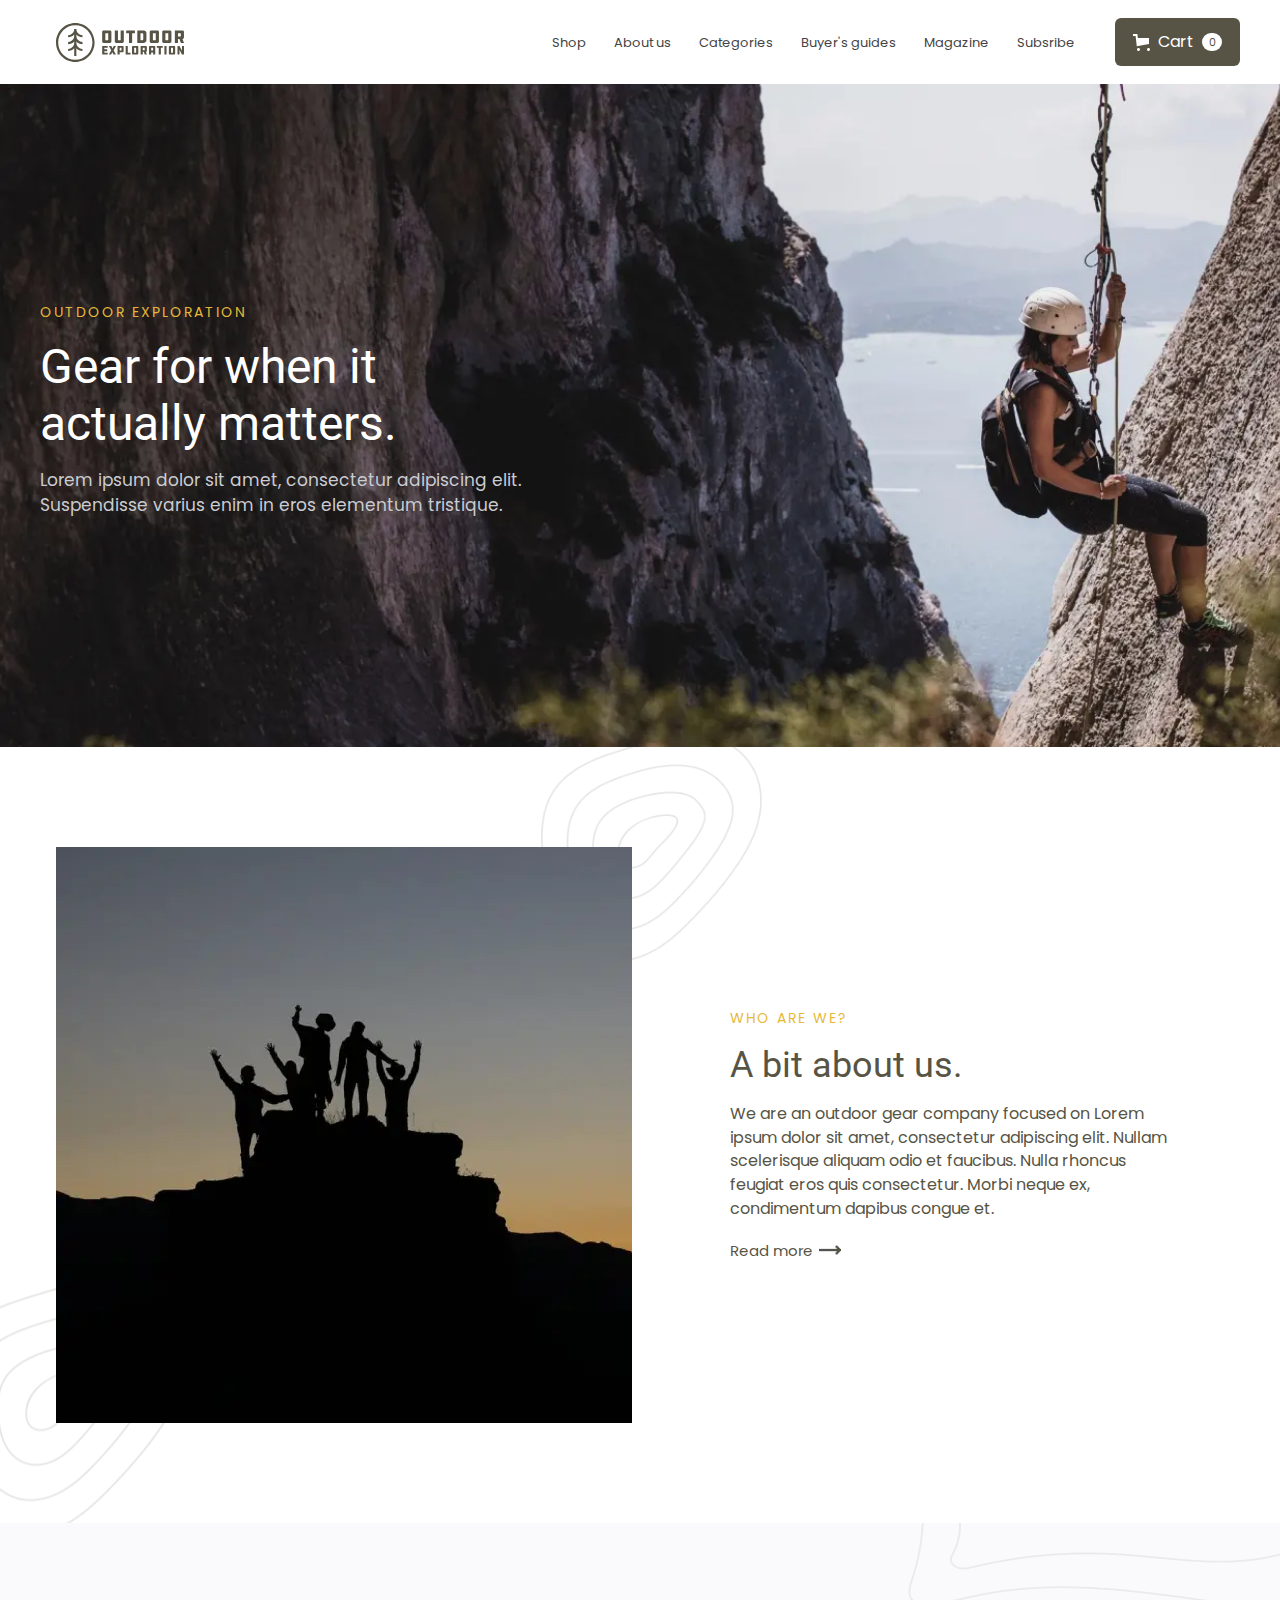
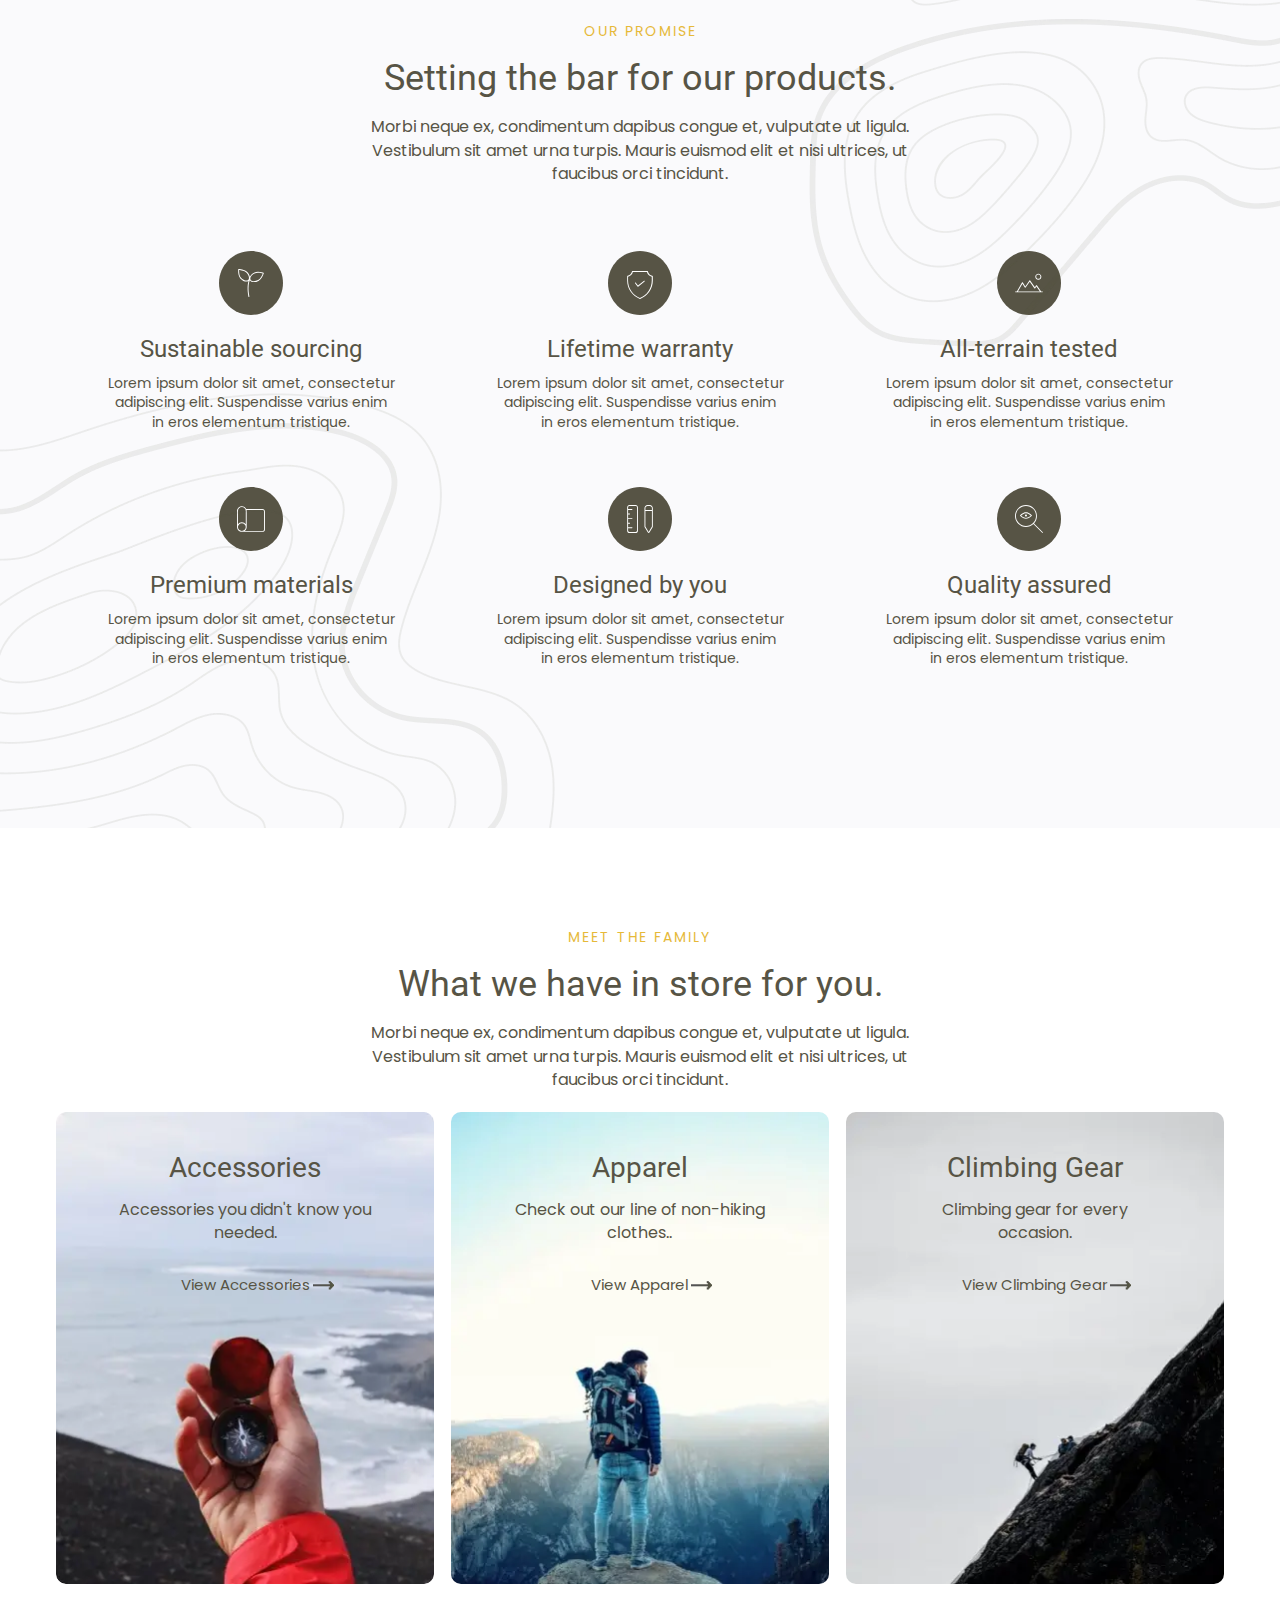
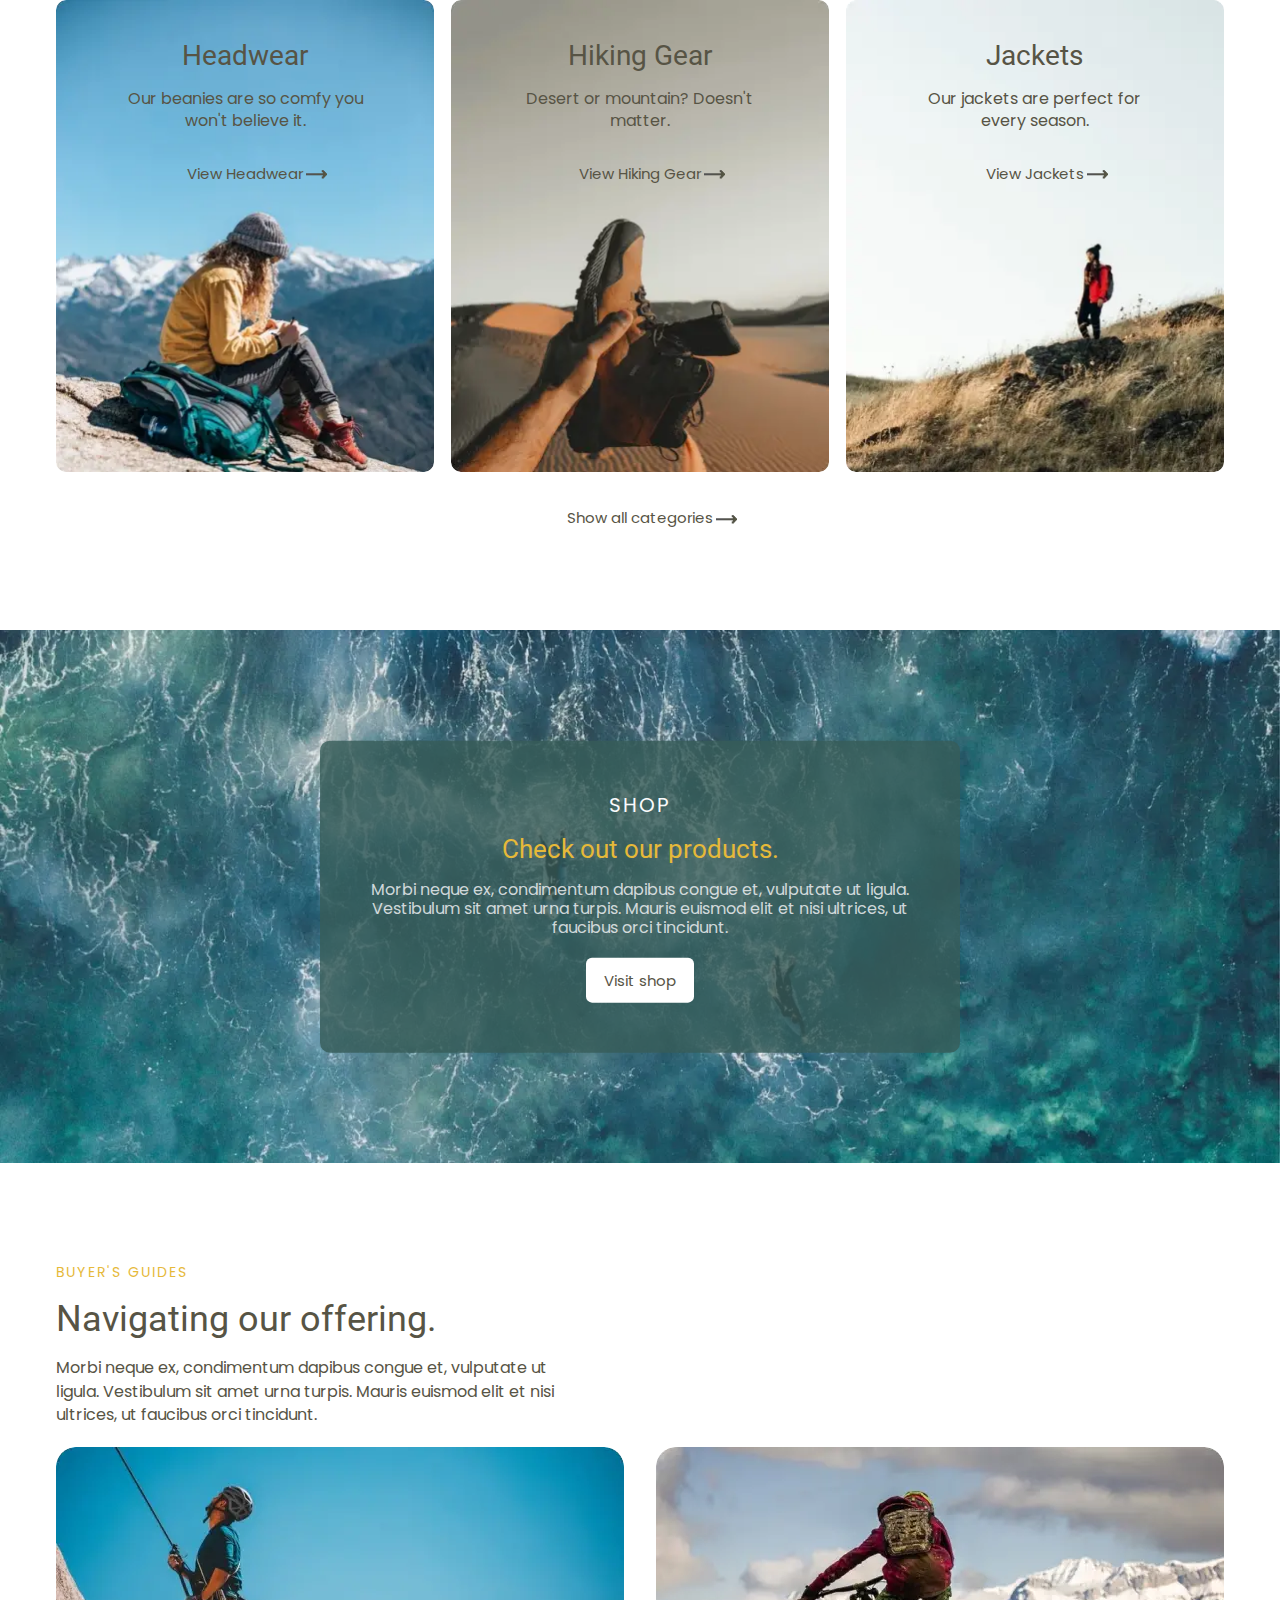
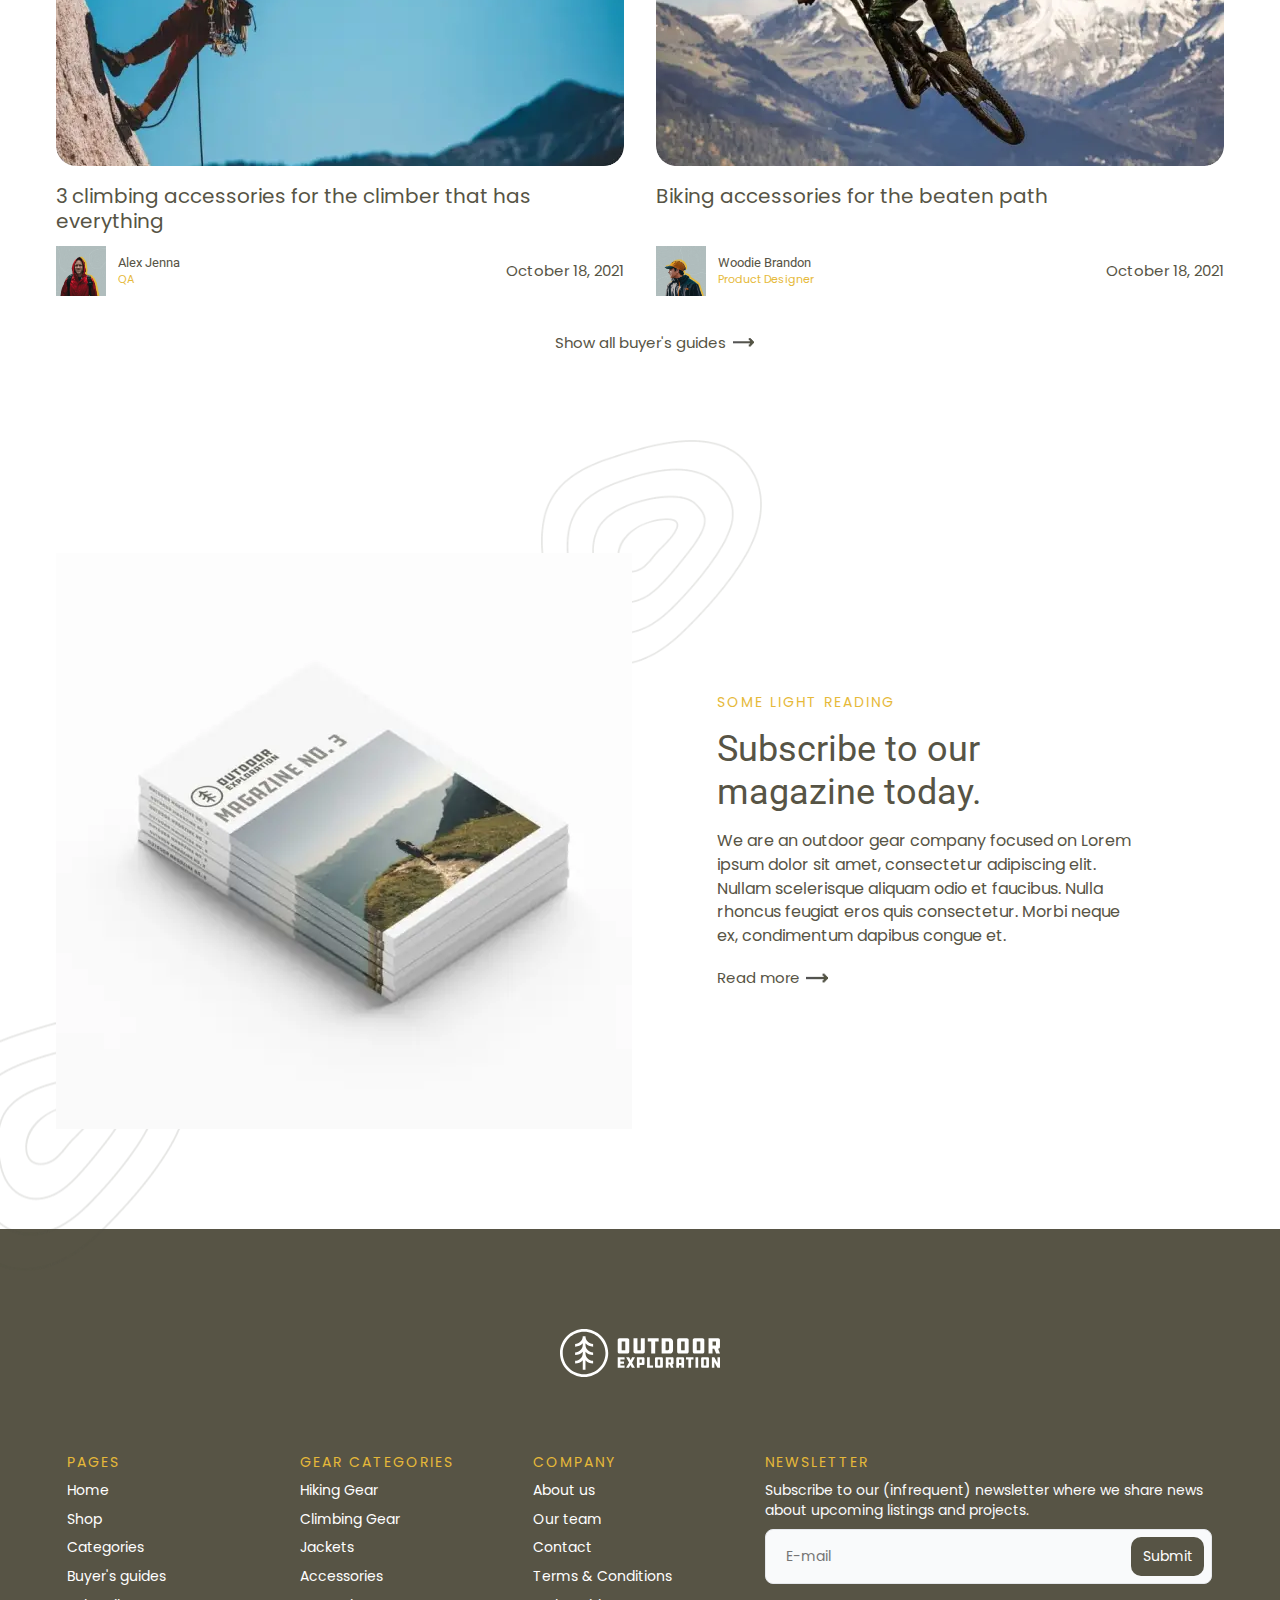
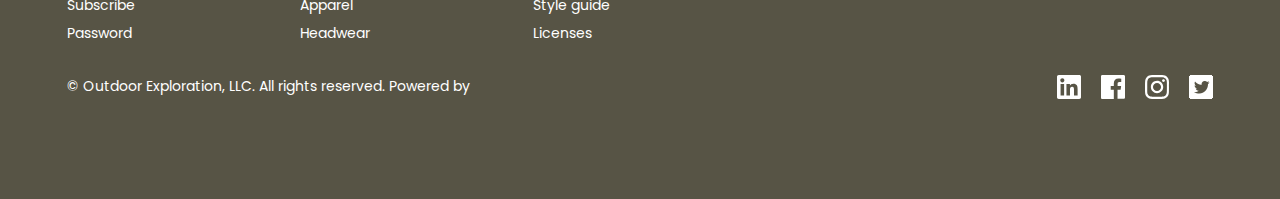
<file: index.html>
<!DOCTYPE html>
<html lang="ru">

<head>
	<title>Outdoor</title>
	<meta charset="UTF-8">
	<meta name="format-detection" content="telephone=no">
	<!-- <style>body{opacity: 0;}</style> -->
	<link rel="stylesheet" href="css/style.min.css?_v=20221111153432">
	<link rel="shortcut icon" href="favicon.ico">
	<!-- <meta name="robots" content="noindex, nofollow"> -->
	<meta name="viewport" content="width=device-width, initial-scale=1.0">
</head>

<body>
	<div class="wrapper">
		<header data-scroll-show class="header">
			<div class="header__container">
				<div class="header__logo">
					<img src="img/header/logo.svg" alt="logo" />
				</div>
				<div class="header__menu menu">
					<button type="button" class="menu__icon icon-menu"><span></span></button>
					<nav class="menu__body">
						<ul class="menu__list">
							<li class="menu__item">
								<a data-goto="#shop" href="#" class="menu__link">Shop</a>
							</li>
							<li class="menu__item">
								<a data-goto="#whoarewe" href="#" class="menu__link">About us</a>
							</li>
							<li class="menu__item">
								<a data-goto="#categoris" href="#" class="menu__link">Categories</a>
							</li>

							<li class="menu__item">
								<a data-goto="#guides" href="#" class="menu__link">Buyer's guides</a>
							</li>
							<li class="menu__item">
								<a data-goto="#reading" href="#" class="menu__link">Magazine</a>
							</li>
							<li class="menu__item">
								<a data-goto="#subscribe" href="#" class="menu__link">Subsribe</a>
							</li>
						</ul>
					</nav>
					<div data-goto="#shop" class="header__button">
						<a data-goto="#shop" href="#" class="header__cart"><img src="img/header/cart.svg" alt="pic" /></a>
						<a data-goto="#shop" href="#" class="header__link-button">Cart</a>
						<a data-goto="#shop" href="#" class="header__amount">
							<p>0</p>
						</a>
					</div>
				</div>
			</div>
		</header>

		<main class="page">
			<section id="top" class="outdoor">
				<div class="outdoor__container">
					<div class="text-block outdoor__text-block">
						<p class="text-block__title">OUTDOOR EXPLORATION</p>
						<h2 class="text-block__slogan text-block__slogan_white">
							Gear for when it actually matters.
						</h2>
						<p class="text-block__text text-block__text_white">
							Lorem ipsum dolor sit amet, consectetur adipiscing elit.
							Suspendisse varius enim in eros elementum tristique.
						</p>
					</div>
				</div>
			</section>
			<section id="whoarewe" class="who-are-we">
				<div class="who-are-we__container">
					<div class="who-are-we__items">
						<div class="who-are-we__slider">
							<div class="who-are-we__swiper">
								<div class="who-are-we__slide">
									<div class="who-are-we__image-ibg">
										<picture><source srcset="img/whoarewe/01.webp" type="image/webp"><img src="img/whoarewe/01.jpg" alt="pic" /></picture>
									</div>
								</div>
								<div class="who-are-we__slide">
									<div class="who-are-we__image-ibg">
										<picture><source srcset="img/whoarewe/02.webp" type="image/webp"><img src="img/whoarewe/02.jpg" alt="pic" /></picture>
									</div>
								</div>
								<div class="who-are-we__slide">
									<div class="who-are-we__image-ibg">
										<picture><source srcset="img/whoarewe/03.webp" type="image/webp"><img src="img/whoarewe/03.jpg" alt="pic" /></picture>
									</div>
								</div>
							</div>
						</div>
						<div class="who-are-we__content">
							<div class="text-block">
								<p class="text-block__title">Who are we?</p>
								<h2 class="text-block__slogan">A bit about us.</h2>
								<p class="text-block__text">
									We are an outdoor gear company focused on Lorem ipsum dolor
									sit amet, consectetur adipiscing elit. Nullam scelerisque
									aliquam odio et faucibus. Nulla rhoncus feugiat eros quis
									consectetur. Morbi neque ex, condimentum dapibus congue et.
								</p>
								<a href="#" class="text-block__link">Read more</a>
								<div class="text-block__more"></div>
							</div>
						</div>
					</div>
					<div class="who-are-we__lower-waves">
						<picture><source srcset="img/whoarewe/waves.webp" type="image/webp"><img src="img/whoarewe/waves.png" alt="pic" /></picture>
					</div>
				</div>
				<div class="who-are-we__upper-waves">
					<picture><source srcset="img/whoarewe/waves.webp" type="image/webp"><img src="img/whoarewe/waves.png" alt="pic" /></picture>
				</div>
			</section>
			<section id="promice" class="ourpromise">
				<div class="ourpromise__container">
					<div class="ourpromise__top">
						<div class="text-block text-block_center">
							<p class="text-block__title">Our promise</p>
							<h2 class="text-block__slogan">
								Setting the bar for our products.
							</h2>
							<p class="text-block__text text-block__text_center">
								Morbi neque ex, condimentum dapibus congue et, vulputate ut
								ligula. Vestibulum sit amet urna turpis. Mauris euismod elit
								et nisi ultrices, ut faucibus orci tincidunt.
							</p>
						</div>
					</div>
					<div class="ourpromise__cards">
						<div class="ourpromise__card card">
							<div class="ourpromise__image-ibg">
								<img src="img/ourpromise/01.svg" alt="pic" />
							</div>
							<p class="card__title">Sustainable sourcing</p>
							<p class="card__text">
								Lorem ipsum dolor sit amet, consectetur adipiscing elit.
								Suspendisse varius enim in eros elementum tristique.
							</p>
						</div>
						<div class="ourpromise__card card">
							<div class="ourpromise__image-ibg">
								<img src="img/ourpromise/02.svg" alt="pic" />
							</div>
							<p class="card__title">Lifetime warranty</p>
							<p class="card__text">
								Lorem ipsum dolor sit amet, consectetur adipiscing elit.
								Suspendisse varius enim in eros elementum tristique.
							</p>
						</div>
						<div class="ourpromise__card card">
							<div class="ourpromise__image-ibg">
								<img src="img/ourpromise/03.svg" alt="pic" />
							</div>
							<p class="card__title">All-terrain tested</p>
							<p class="card__text">
								Lorem ipsum dolor sit amet, consectetur adipiscing elit.
								Suspendisse varius enim in eros elementum tristique.
							</p>
						</div>
						<div class="ourpromise__card card">
							<div class="ourpromise__image-ibg">
								<img src="img/ourpromise/04.svg" alt="pic" />
							</div>
							<p class="card__title">Premium materials</p>
							<p class="card__text">
								Lorem ipsum dolor sit amet, consectetur adipiscing elit.
								Suspendisse varius enim in eros elementum tristique.
							</p>
						</div>
						<div class="ourpromise__card card">
							<div class="ourpromise__image-ibg">
								<img src="img/ourpromise/05.svg" alt="pic" />
							</div>
							<p class="card__title">Designed by you</p>
							<p class="card__text">
								Lorem ipsum dolor sit amet, consectetur adipiscing elit.
								Suspendisse varius enim in eros elementum tristique.
							</p>
						</div>
						<div class="ourpromise__card card">
							<div class="ourpromise__image-ibg">
								<img src="img/ourpromise/06.svg" alt="pic" />
							</div>
							<p class="card__title">Quality assured</p>
							<p class="card__text">
								Lorem ipsum dolor sit amet, consectetur adipiscing elit.
								Suspendisse varius enim in eros elementum tristique.
							</p>
						</div>
					</div>
				</div>
				<div class="ourpromise__top-waves">
					<picture><source srcset="img/ourpromise/topwaves.webp" type="image/webp"><img src="img/ourpromise/topwaves.png" alt="pic" /></picture>
				</div>
				<div class="ourpromise__bottom-waves">
					<picture><source srcset="img/ourpromise/bottomwaves.webp" type="image/webp"><img src="img/ourpromise/bottomwaves.png" alt="pic" /></picture>
				</div>
			</section>
			<section id="categoris" class="family">
				<div class="family__container">
					<div class="family__top">
						<div class="text-block text-block_center">
							<p class="text-block__title">Meet the family</p>
							<h2 class="text-block__slogan">
								What we have in store for you.
							</h2>
							<p class="text-block__text text-block__text_center">
								Morbi neque ex, condimentum dapibus congue et, vulputate ut
								ligula. Vestibulum sit amet urna turpis. Mauris euismod elit
								et nisi ultrices, ut faucibus orci tincidunt.
							</p>
						</div>
					</div>
					<div class="family__cards">
						<div id="accessories" class="family__card">
							<div class="family__content">
								<p class="family__title">Accessories</p>
								<p class="family__text">
									Accessories you didn't know you needed.
								</p>
								<a href="#" class="family__link">View Accessories</a>
							</div>
							<div class="family__image-ibg">
								<picture><source srcset="img/family/01.webp" type="image/webp"><img src="img/family/01.jpg" alt="pic" /></picture>
							</div>
						</div>
						<div id="apparel" class="family__card">
							<div class="family__content">
								<p class="family__title">Apparel</p>
								<p class="family__text">
									Check out our line of non-hiking clothes..
								</p>
								<a href="#" class="family__link">View Apparel</a>
							</div>
							<div class="family__image-ibg">
								<picture><source srcset="img/family/02.webp" type="image/webp"><img src="img/family/02.jpg" alt="pic" /></picture>
							</div>
						</div>
						<div id="climbing" class="family__card">
							<div class="family__content">
								<p class="family__title">Climbing Gear</p>
								<p class="family__text">Climbing gear for every occasion.</p>
								<a href="#" class="family__link">View Climbing Gear</a>
							</div>
							<div class="family__image-ibg">
								<picture><source srcset="img/family/03.webp" type="image/webp"><img src="img/family/03.jpg" alt="pic" /></picture>
							</div>
						</div>
						<div id="headwear" class="family__card">
							<div class="family__content">
								<p class="family__title">Headwear</p>
								<p class="family__text">
									Our beanies are so comfy you won't believe it.
								</p>
								<a href="#" class="family__link">View Headwear</a>
							</div>
							<div class="family__image-ibg">
								<picture><source srcset="img/family/04.webp" type="image/webp"><img src="img/family/04.jpg" alt="pic" /></picture>
							</div>
						</div>
						<div id="hiking" class="family__card">
							<div class="family__content">
								<p class="family__title">Hiking Gear</p>
								<p class="family__text">
									Desert or mountain? Doesn't matter.
								</p>
								<a href="#" class="family__link">View Hiking Gear</a>
							</div>
							<div class="family__image-ibg">
								<picture><source srcset="img/family/05.webp" type="image/webp"><img src="img/family/05.jpg" alt="pic" /></picture>
							</div>
						</div>
						<div id="jackets" class="family__card">
							<div class="family__content">
								<p class="family__title">Jackets</p>
								<p class="family__text">
									Our jackets are perfect for every season.
								</p>
								<a href="#" class="family__link">View Jackets</a>
							</div>
							<div class="family__image-ibg">
								<picture><source srcset="img/family/06.webp" type="image/webp"><img src="img/family/06.jpg" alt="pic" /></picture>
							</div>
						</div>
					</div>
					<a href="#" class="family__link family__link_center">Show all categories</a>
				</div>
			</section>
			<section id="shop" class="surfing">
				<div class="surfing__image-ibg">
					<picture><source srcset="img/surfing/bg.webp" type="image/webp"><img src="img/surfing/bg.jpg" alt="pic" /></picture>
				</div>
				<div class="surfing__content">
					<div class="surfing__shop">
						<p class="surfing__title-shop">Shop</p>
						<p class="surfing__yellow-text-shop">Check out our products.</p>
						<p class="surfing__text-shop">
							Morbi neque ex, condimentum dapibus congue et, vulputate ut
							ligula. Vestibulum sit amet urna turpis. Mauris euismod elit et
							nisi ultrices, ut faucibus orci tincidunt.
						</p>
						<a href="#" class="surfing__link">Visit shop</a>
					</div>
				</div>
			</section>
			<section id="guides" class="guides">
				<div class="guides__container">
					<div class="guides__top">
						<div class="text-block">
							<p class="text-block__title">Buyer's guides</p>
							<h2 class="text-block__slogan text-block__slogan_left">
								Navigating our offering.
							</h2>
							<p class="text-block__text">
								Morbi neque ex, condimentum dapibus congue et, vulputate ut
								ligula. Vestibulum sit amet urna turpis. Mauris euismod elit
								et nisi ultrices, ut faucibus orci tincidunt.
							</p>
						</div>
					</div>
					<div class="guides__items">
						<div class="guides__item">
							<div class="guides__top-item">
								<div class="guides__image-ibg">
									<picture><source srcset="img/guides/01.webp" type="image/webp"><img src="img/guides/01.jpg" alt="pic" /></picture>
								</div>
								<p class="guides__text">
									3 climbing accessories for the climber that has everything
								</p>
							</div>
							<div class="guides__info-guider guider-info">
								<div class="guider-info__left-part">
									<div class="guider-info__image-ibg">
										<picture><source srcset="img/guides/guider01.webp" type="image/webp"><img src="img/guides/guider01.jpg" alt="pic" /></picture>
									</div>
									<div class="guider-info__content">
										<p class="guider-info__name">Alex Jenna</p>
										<p class="guider-info__spec">QA</p>
									</div>
								</div>
								<p class="guider-info__date">October 18, 2021</p>
							</div>
						</div>
						<div class="guides__item">
							<div class="guides__top-item">
								<div class="guides__image-ibg">
									<picture><source srcset="img/guides/02.webp" type="image/webp"><img src="img/guides/02.jpg" alt="pic" /></picture>
								</div>
								<p class="guides__text">
									Biking accessories for the beaten path
								</p>
							</div>
							<div class="guides__info-guider guider-info">
								<div class="guider-info__left-part">
									<div class="guider-info__image-ibg">
										<picture><source srcset="img/guides/guider02.webp" type="image/webp"><img src="img/guides/guider02.jpg" alt="pic" /></picture>
									</div>
									<div class="guider-info__content">
										<p class="guider-info__name">Woodie Brandon</p>
										<p class="guider-info__spec">Product Designer</p>
									</div>
								</div>
								<p class="guider-info__date">October 18, 2021</p>
							</div>
						</div>
					</div>
					<a href="#" class="guides__link">Show all buyer's guides</a>
				</div>
			</section>
			<section id="reading" class="reading">
				<div class="reading__container">
					<div class="reading__items">
						<div class="reading__slider">
							<div class="reading__swiper">
								<div class="reading__slide">
									<div class="reading__image-ibg">
										<picture><source srcset="img/reading/01.webp" type="image/webp"><img src="img/reading/01.jpg" alt="pic" /></picture>
									</div>
								</div>
								<div class="reading__slide">
									<div class="reading__image-ibg">
										<picture><source srcset="img/reading/02.webp" type="image/webp"><img src="img/reading/02.jpg" alt="pic" /></picture>
									</div>
								</div>
								<div class="reading__slide">
									<div class="reading__image-ibg">
										<picture><source srcset="img/reading/03.webp" type="image/webp"><img src="img/reading/03.jpg" alt="pic" /></picture>
									</div>
								</div>
							</div>
						</div>
						<div class="reading__content">
							<div class="text-block">
								<p class="text-block__title">Some light reading</p>
								<h2 class="text-block__slogan text-block__slogan_left">
									Subscribe to our magazine today.
								</h2>
								<p class="text-block__text">
									We are an outdoor gear company focused on Lorem ipsum dolor
									sit amet, consectetur adipiscing elit. Nullam scelerisque
									aliquam odio et faucibus. Nulla rhoncus feugiat eros quis
									consectetur. Morbi neque ex, condimentum dapibus congue et.
								</p>
								<a href="#" class="text-block__link">Read more</a>
								<div class="text-block__more"></div>
							</div>
						</div>
					</div>
					<div class="reading__lower-waves">
						<picture><source srcset="img/reading/waves.webp" type="image/webp"><img src="img/reading/waves.png" alt="pic" /></picture>
					</div>
				</div>
				<div class="reading__upper-waves">
					<picture><source srcset="img/reading/waves.webp" type="image/webp"><img src="img/reading/waves.png" alt="pic" /></picture>
				</div>
			</section>
		</main>
		<footer class="footer">
			<div class="footer__container">
				<div class="footer__logo">
					<img src="img/footer/logo.svg" alt="logo" />
				</div>
				<div class="footer__items">
					<div class="footer__item item">
						<a href="#" class="item__title">Pages</a>
						<ul class="item__list">
							<li class="item__text">
								<a data-goto="#top" href="#" class="item__link">Home</a>
							</li>
							<li class="item__text">
								<a data-goto="#shop" href="#" class="item__link">Shop</a>
							</li>
							<li class="item__text">
								<a data-goto="#categoris" href="#" class="item__link">Categories</a>
							</li>
							<li class="item__text">
								<a data-goto="#guides" href="#" class="item__link">Buyer's guides</a>
							</li>
							<li class="item__text">
								<a data-goto="#reading" href="#" class="item__link">Subscribe</a>
							</li>
							<li class="item__text">
								<a data-goto="#top" href="#" class="item__link">Password</a>
							</li>
						</ul>
					</div>
					<div class="footer__item item">
						<a data-goto="#categoris" href="#" class="item__title">Gear categories</a>
						<ul class="item__list">
							<li class="item__text">
								<a data-goto="#hiking" href="#" class="item__link">Hiking Gear</a>
							</li>
							<li class="item__text">
								<a data-goto="#climbing" href="#" class="item__link">Climbing Gear</a>
							</li>
							<li class="item__text">
								<a data-goto="#jackets" href="#" class="item__link">Jackets</a>
							</li>
							<li class="item__text">
								<a data-goto="#accessories" href="#" class="item__link">Accessories</a>
							</li>
							<li class="item__text">
								<a data-goto="#apparel" href="#" class="item__link">Apparel</a>
							</li>
							<li class="item__text">
								<a data-goto="#headwear" href="#" class="item__link">Headwear</a>
							</li>
						</ul>
					</div>
					<div class="footer__item item">
						<a data-goto="#top" href="#" class="item__title">Company</a>
						<ul class="item__list">
							<li class="item__text">
								<a data-goto="#whoarewe" href="#" class="item__link">About us</a>
							</li>
							<li class="item__text">
								<a data-goto="#categoris" href="#" class="item__link">Our team</a>
							</li>
							<li class="item__text">
								<a data-goto="#contacts" href="#" class="item__link">Contact</a>
							</li>
							<li class="item__text">
								<a data-goto="#promice" href="#" class="item__link">Terms & Conditions</a>
							</li>
							<li class="item__text">
								<a data-goto="#guides" href="#" class="item__link">Style guide</a>
							</li>
							<li class="item__text">
								<a data-goto="#promice" href="#" class="item__link">Licenses</a>
							</li>
						</ul>
					</div>
					<div id="subscribe" class="footer__mail-block block-mail">
						<p class="block-mail__title">Newsletter</p>
						<p class="block-mail__text">
							Subscribe to our (infrequent) newsletter where we share news about
							upcoming listings and projects.
						</p>
						<form data-dev data-popup-message="#popup-message" action="#" class="block-mail__form">
							<div class="block-mail__input">
								<input required type="email" name="E-mail" id="e-mail" data-required="email" placeholder="E-mail" class="input" />
							</div>
							<button type="submit" class="button">Submit</button>
						</form>
					</div>
				</div>
				<div class="footer__bottom">
					<p class="footer__copy">
						© Outdoor Exploration, LLC. All rights reserved. Powered by
					</p>
					<div class="footer__social">
						<div class="footer__image">
							<a href="#" class="footer__link"><img src="img/footer/in.svg" alt="pic" class="footer__icon" /></a>
						</div>
						<div class="footer__image">
							<a href="#" class="footer__link"><img src="img/footer/facebook.svg" alt="pic" class="footer__icon" /></a>
						</div>
						<div class="footer__image">
							<a href="#" class="footer__link"><img src="img/footer/instagram.svg" alt="pic" class="footer__icon" /></a>
						</div>
						<div class="footer__image">
							<a href="#" class="footer__link">
								<picture><source srcset="img/footer/twitter.webp" type="image/webp"><img src="img/footer/twitter.png" alt="pic" class="footer__icon" /></picture>
							</a>
						</div>
					</div>
				</div>
			</div>
		</footer>

	</div>
	<div id="popup-message" aria-hidden="true" class="popup">
		<div class="popup__wrapper">
			<div class="popup__content">
				<div class="popup__text">E-mail was send!</div>
				<button data-close type="button" class="popup__close">Close</button>
			</div>
		</div>
	</div>
	<script src="js/app.min.js?_v=20221111153432"></script>
</body>

</html>
</file>
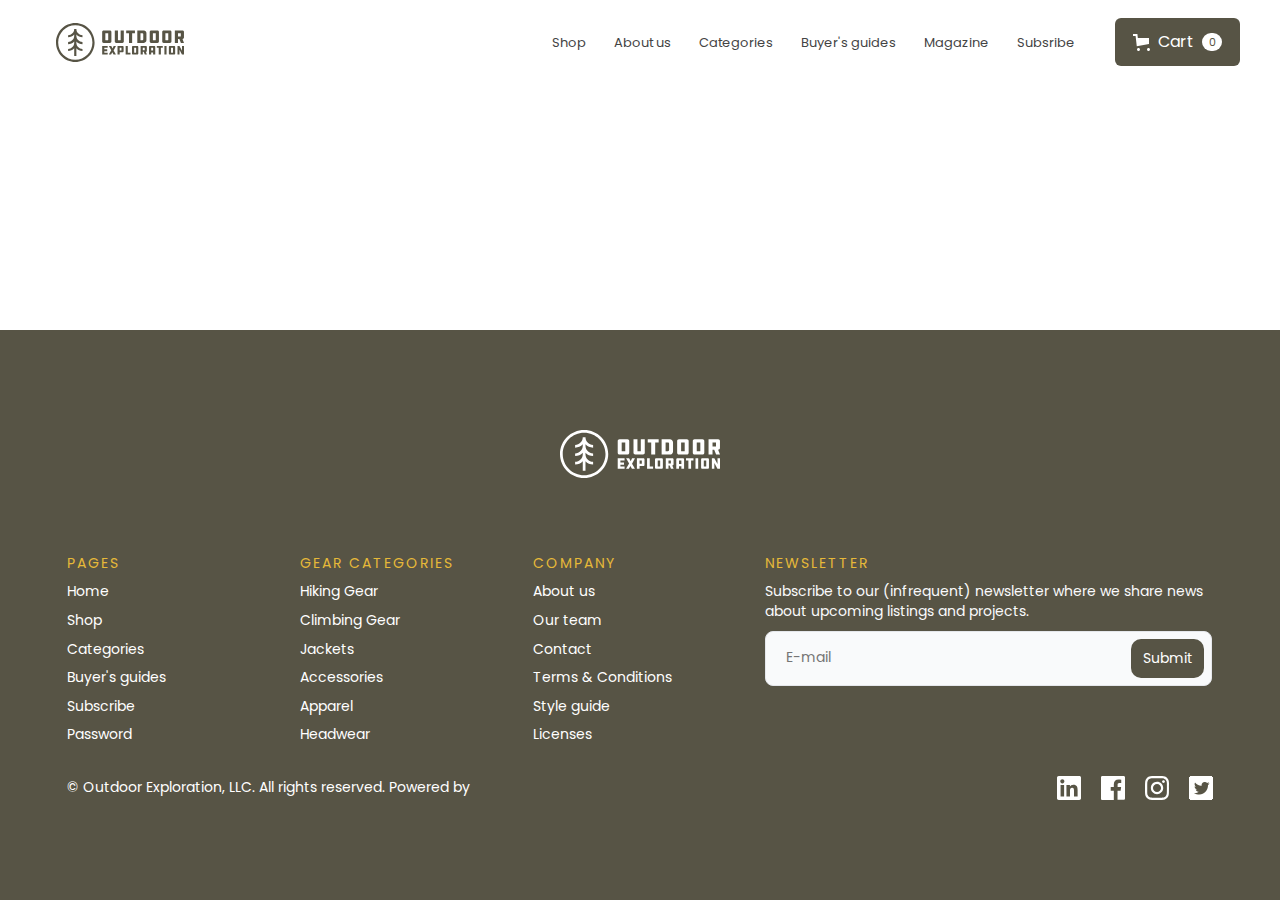
<file: home.html>
<!DOCTYPE html>
<html lang="ru">

<head>
	<title>Главная</title>
	<meta charset="UTF-8">
	<meta name="format-detection" content="telephone=no">
	<!-- <style>body{opacity: 0;}</style> -->
	<link rel="stylesheet" href="css/style.min.css?_v=20221111153432">
	<link rel="shortcut icon" href="favicon.ico">
	<!-- <meta name="robots" content="noindex, nofollow"> -->
	<meta name="viewport" content="width=device-width, initial-scale=1.0">
</head>

<body>
	<div class="wrapper">
		<header data-scroll-show class="header">
			<div class="header__container">
				<div class="header__logo">
					<img src="img/header/logo.svg" alt="logo" />
				</div>
				<div class="header__menu menu">
					<button type="button" class="menu__icon icon-menu"><span></span></button>
					<nav class="menu__body">
						<ul class="menu__list">
							<li class="menu__item">
								<a data-goto="#shop" href="#" class="menu__link">Shop</a>
							</li>
							<li class="menu__item">
								<a data-goto="#whoarewe" href="#" class="menu__link">About us</a>
							</li>
							<li class="menu__item">
								<a data-goto="#categoris" href="#" class="menu__link">Categories</a>
							</li>

							<li class="menu__item">
								<a data-goto="#guides" href="#" class="menu__link">Buyer's guides</a>
							</li>
							<li class="menu__item">
								<a data-goto="#reading" href="#" class="menu__link">Magazine</a>
							</li>
							<li class="menu__item">
								<a data-goto="#subscribe" href="#" class="menu__link">Subsribe</a>
							</li>
						</ul>
					</nav>
					<div data-goto="#shop" class="header__button">
						<a data-goto="#shop" href="#" class="header__cart"><img src="img/header/cart.svg" alt="pic" /></a>
						<a data-goto="#shop" href="#" class="header__link-button">Cart</a>
						<a data-goto="#shop" href="#" class="header__amount">
							<p>0</p>
						</a>
					</div>
				</div>
			</div>
		</header>

		<main class="page">
		</main>
		<footer class="footer">
			<div class="footer__container">
				<div class="footer__logo">
					<img src="img/footer/logo.svg" alt="logo" />
				</div>
				<div class="footer__items">
					<div class="footer__item item">
						<a href="#" class="item__title">Pages</a>
						<ul class="item__list">
							<li class="item__text">
								<a data-goto="#top" href="#" class="item__link">Home</a>
							</li>
							<li class="item__text">
								<a data-goto="#shop" href="#" class="item__link">Shop</a>
							</li>
							<li class="item__text">
								<a data-goto="#categoris" href="#" class="item__link">Categories</a>
							</li>
							<li class="item__text">
								<a data-goto="#guides" href="#" class="item__link">Buyer's guides</a>
							</li>
							<li class="item__text">
								<a data-goto="#reading" href="#" class="item__link">Subscribe</a>
							</li>
							<li class="item__text">
								<a data-goto="#top" href="#" class="item__link">Password</a>
							</li>
						</ul>
					</div>
					<div class="footer__item item">
						<a data-goto="#categoris" href="#" class="item__title">Gear categories</a>
						<ul class="item__list">
							<li class="item__text">
								<a data-goto="#hiking" href="#" class="item__link">Hiking Gear</a>
							</li>
							<li class="item__text">
								<a data-goto="#climbing" href="#" class="item__link">Climbing Gear</a>
							</li>
							<li class="item__text">
								<a data-goto="#jackets" href="#" class="item__link">Jackets</a>
							</li>
							<li class="item__text">
								<a data-goto="#accessories" href="#" class="item__link">Accessories</a>
							</li>
							<li class="item__text">
								<a data-goto="#apparel" href="#" class="item__link">Apparel</a>
							</li>
							<li class="item__text">
								<a data-goto="#headwear" href="#" class="item__link">Headwear</a>
							</li>
						</ul>
					</div>
					<div class="footer__item item">
						<a data-goto="#top" href="#" class="item__title">Company</a>
						<ul class="item__list">
							<li class="item__text">
								<a data-goto="#whoarewe" href="#" class="item__link">About us</a>
							</li>
							<li class="item__text">
								<a data-goto="#categoris" href="#" class="item__link">Our team</a>
							</li>
							<li class="item__text">
								<a data-goto="#contacts" href="#" class="item__link">Contact</a>
							</li>
							<li class="item__text">
								<a data-goto="#promice" href="#" class="item__link">Terms & Conditions</a>
							</li>
							<li class="item__text">
								<a data-goto="#guides" href="#" class="item__link">Style guide</a>
							</li>
							<li class="item__text">
								<a data-goto="#promice" href="#" class="item__link">Licenses</a>
							</li>
						</ul>
					</div>
					<div id="subscribe" class="footer__mail-block block-mail">
						<p class="block-mail__title">Newsletter</p>
						<p class="block-mail__text">
							Subscribe to our (infrequent) newsletter where we share news about
							upcoming listings and projects.
						</p>
						<form data-dev data-popup-message="#popup-message" action="#" class="block-mail__form">
							<div class="block-mail__input">
								<input required type="email" name="E-mail" id="e-mail" data-required="email" placeholder="E-mail" class="input" />
							</div>
							<button type="submit" class="button">Submit</button>
						</form>
					</div>
				</div>
				<div class="footer__bottom">
					<p class="footer__copy">
						© Outdoor Exploration, LLC. All rights reserved. Powered by
					</p>
					<div class="footer__social">
						<div class="footer__image">
							<a href="#" class="footer__link"><img src="img/footer/in.svg" alt="pic" class="footer__icon" /></a>
						</div>
						<div class="footer__image">
							<a href="#" class="footer__link"><img src="img/footer/facebook.svg" alt="pic" class="footer__icon" /></a>
						</div>
						<div class="footer__image">
							<a href="#" class="footer__link"><img src="img/footer/instagram.svg" alt="pic" class="footer__icon" /></a>
						</div>
						<div class="footer__image">
							<a href="#" class="footer__link">
								<picture><source srcset="img/footer/twitter.webp" type="image/webp"><img src="img/footer/twitter.png" alt="pic" class="footer__icon" /></picture>
							</a>
						</div>
					</div>
				</div>
			</div>
		</footer>

	</div>
	<div id="popup-message" aria-hidden="true" class="popup">
		<div class="popup__wrapper">
			<div class="popup__content">
				<div class="popup__text">E-mail was send!</div>
				<button data-close type="button" class="popup__close">Close</button>
			</div>
		</div>
	</div>

	<script src="js/app.min.js?_v=20221111153432"></script>
</body>

</html>
</file>
<file: css/style.min.css>
@charset "UTF-8";*{padding:0;margin:0;border:0}*,:after,:before{-webkit-box-sizing:border-box;box-sizing:border-box}body,html{height:100%;min-width:320px}body{color:#575445;line-height:1;font-family:Poppins;font-size:.875rem;-ms-text-size-adjust:100%;-moz-text-size-adjust:100%;-webkit-text-size-adjust:100%;-webkit-font-smoothing:antialiased;-moz-osx-font-smoothing:grayscale}button,input,textarea{font-family:Poppins;font-size:inherit}button{cursor:pointer;color:inherit;background-color:inherit}a{color:inherit}a:link,a:visited{text-decoration:none}a:hover{text-decoration:none}ul li{list-style:none}img{vertical-align:top}h1,h2,h3,h4,h5,h6{font-weight:inherit;font-size:inherit}.lock body{overflow:hidden;-ms-touch-action:none;touch-action:none}.wrapper{min-height:100%;display:-webkit-box;display:-ms-flexbox;display:flex;-webkit-box-orient:vertical;-webkit-box-direction:normal;-ms-flex-direction:column;flex-direction:column;overflow:hidden}.wrapper>main{-webkit-box-flex:1;-ms-flex:1 1 auto;flex:1 1 auto;background-color:#fff}.wrapper>*{min-width:0}[class*=__container]{max-width:75rem;-webkit-box-sizing:content-box;box-sizing:content-box;margin:0 auto;padding:0 .9375rem}input[type=email],input[type=tel],input[type=text],textarea{-webkit-appearance:none;-moz-appearance:none;appearance:none}.input{border-radius:0!important;width:100%;display:block;padding:0 20px;font-weight:400;font-size:.875rem;line-height:1.4;color:#575445;background:#f9fafb;border-radius:8px}.input._focus{border:none}textarea.input{resize:none;padding:0 0}body::after{content:"";background-color:rgba(0,0,0,.5);position:fixed;width:100%;height:100%;top:0;left:0;opacity:0;-webkit-transition:opacity .8s ease 0s;-o-transition:opacity .8s ease 0s;transition:opacity .8s ease 0s;pointer-events:none;z-index:149}body.popup-show::after{opacity:1}.popup{position:fixed;top:0;left:0;bottom:0;right:0;padding:30px 10px;-webkit-transition:visibility .8s ease 0s;-o-transition:visibility .8s ease 0s;transition:visibility .8s ease 0s;visibility:hidden;pointer-events:none}.popup_show{z-index:150;visibility:visible;overflow:auto;pointer-events:auto}.popup_show .popup__content{visibility:visible;-webkit-transform:scale(1);-ms-transform:scale(1);transform:scale(1)}.popup__wrapper{display:-webkit-box;display:-ms-flexbox;display:flex;-webkit-box-orient:vertical;-webkit-box-direction:normal;-ms-flex-direction:column;flex-direction:column;-webkit-box-align:center;-ms-flex-align:center;align-items:center;min-height:100%;-webkit-box-flex:1;-ms-flex:1 1 auto;flex:1 1 auto;width:100%;display:flex;-webkit-box-pack:center;-ms-flex-pack:center;justify-content:center;align-items:center}.popup__content{visibility:hidden;-webkit-transform:scale(0);-ms-transform:scale(0);transform:scale(0);-webkit-transition:-webkit-transform .3s ease 0s;transition:-webkit-transform .3s ease 0s;-o-transition:transform .3s ease 0s;transition:transform .3s ease 0s;transition:transform .3s ease 0s,-webkit-transform .3s ease 0s;background-color:#eee;padding:20px;width:100%;max-width:300px;border-radius:20px;text-align:center}.lock .popup__content{visibility:visible}.popup__text:not(:last-child){font-size:20px;margin-bottom:10px}.popup__close{background-color:#575445;color:#fff;font-size:14px;padding:1px 5px;border-radius:5px}[class*=-ibg]{position:relative}[class*=-ibg] img{position:absolute;width:100%;height:100%;top:0;left:0;-o-object-fit:cover;object-fit:cover}[class*=-ibg_contain] img{-o-object-fit:contain;object-fit:contain}.header{background-color:#fff;padding:18px 0 18px 0;position:fixed;z-index:200;top:0;left:0;width:100%;-webkit-transition:top .3s ease 0s;-o-transition:top .3s ease 0s;transition:top .3s ease 0s}.header._header-scroll{top:-100%;-webkit-transition:top .3s ease 0s;-o-transition:top .3s ease 0s;transition:top .3s ease 0s}.header._header-scroll._header-show{-webkit-transition:top .3s ease 0s;-o-transition:top .3s ease 0s;transition:top .3s ease 0s;top:0;background:-webkit-gradient(linear,left top,left bottom,from(#fff),color-stop(65%,#fff),to(rgba(255,255,255,.8)));background:-o-linear-gradient(top,#fff 0,#fff 65%,rgba(255,255,255,.8) 100%);background:linear-gradient(180deg,#fff 0,#fff 65%,rgba(255,255,255,.8) 100%)}.header__container{position:relative;z-index:50;display:-webkit-box;display:-ms-flexbox;display:flex;-webkit-box-pack:justify;-ms-flex-pack:justify;justify-content:space-between;-webkit-box-align:center;-ms-flex-align:center;align-items:center;padding:0 15px}.header__logo:not(:last-child){margin-left:16px}.header__menu{display:-webkit-box;display:-ms-flexbox;display:flex}.header__button{background:#575445;border-radius:6px;display:-webkit-box;display:-ms-flexbox;display:flex;-webkit-column-gap:8px;-moz-column-gap:8px;column-gap:8px;-webkit-box-align:center;-ms-flex-align:center;align-items:center;-webkit-transition:all .3s ease 0s;-o-transition:all .3s ease 0s;transition:all .3s ease 0s;cursor:pointer}.header__link-button{font-weight:400;font-size:1rem;line-height:1.4;color:#fff}.header__amount{position:relative;background:#fff;height:18px;border-radius:9px;width:20px;font-weight:400;font-size:.6875rem;color:#575445}.header__amount p{position:absolute;top:50%;left:50%;-webkit-transform:translate(-50%,-50%);-ms-transform:translate(-50%,-50%);transform:translate(-50%,-50%);padding-top:1px;padding-left:1px;line-height:1}.menu{position:relative;z-index:5}.menu__body{display:-webkit-box;display:-ms-flexbox;display:flex}.menu-open .menu__body{left:0}.menu-open .menu__body::after{content:"";right:0}.menu__list{display:-webkit-box;display:-ms-flexbox;display:flex;width:100%;-webkit-box-align:center;-ms-flex-align:center;align-items:center}.menu__link{font-weight:400;font-size:.8125rem;line-height:1.076;color:#444;-webkit-transition:color .3s ease 0s;-o-transition:color .3s ease 0s;transition:color .3s ease 0s}.icon-menu{-ms-flex-item-align:center;-ms-grid-row-align:center;align-self:center;display:none}.footer{background:#575445;display:-webkit-box;display:-ms-flexbox;display:flex;-webkit-box-orient:vertical;-webkit-box-direction:normal;-ms-flex-direction:column;flex-direction:column;-webkit-box-align:center;-ms-flex-align:center;align-items:center}.footer__container{display:-webkit-box;display:-ms-flexbox;display:flex;-webkit-box-orient:vertical;-webkit-box-direction:normal;-ms-flex-direction:column;flex-direction:column}.footer__logo{-ms-flex-item-align:center;-ms-grid-row-align:center;align-self:center}.footer__items{display:-webkit-box;display:-ms-flexbox;display:flex;-ms-flex-wrap:wrap;flex-wrap:wrap;-webkit-column-gap:16px;-moz-column-gap:16px;column-gap:16px;row-gap:30px}.footer__items:not(:last-child){margin-bottom:31px}.footer__bottom{display:-webkit-box;display:-ms-flexbox;display:flex;-webkit-box-pack:justify;-ms-flex-pack:justify;justify-content:space-between;-webkit-box-align:center;-ms-flex-align:center;align-items:center}.footer__copy{font-weight:400;font-size:.875rem;line-height:1.4;color:#fff}.footer__social{display:-webkit-box;display:-ms-flexbox;display:flex;gap:20px}.footer__image{display:-webkit-box;display:-ms-flexbox;display:flex;-webkit-box-pack:center;-ms-flex-pack:center;justify-content:center;-webkit-box-align:center;-ms-flex-align:center;align-items:center;text-align:center;position:relative;-webkit-transition:all .3s ease 0s;-o-transition:all .3s ease 0s;transition:all .3s ease 0s;background:rgba(230,184,57,0);border-radius:7px}.item{width:18.92%}.item__title{display:inline-block;font-weight:400;font-size:.875rem;line-height:1.4;letter-spacing:2px;text-transform:uppercase;color:#e6b939;-webkit-transition:all .3s ease 0s;-o-transition:all .3s ease 0s;transition:all .3s ease 0s}.item__title:not(:last-child){margin-bottom:9px}.item__text:not(:last-child){margin-bottom:9px}.item__link{display:inline-block;font-weight:400;font-size:.875rem;line-height:1.4;color:#fff;-webkit-transition:all .3s ease 0s;-o-transition:all .3s ease 0s;transition:all .3s ease 0s}.block-mail{width:39%;display:-webkit-box;display:-ms-flexbox;display:flex;-webkit-box-orient:vertical;-webkit-box-direction:normal;-ms-flex-direction:column;flex-direction:column}.block-mail__form{display:-ms-grid;display:grid;-ms-grid-columns:1fr 73px;grid-template-columns:1fr 73px;-webkit-box-align:center;-ms-flex-align:center;align-items:center;width:100%;background:#f9fafb;-webkit-box-pack:justify;-ms-flex-pack:justify;justify-content:space-between;padding:7px 7px 7px 0;border:1px solid #e5e7eb;border-radius:8px}.block-mail__title{font-weight:400;font-size:.875rem;line-height:1.4;letter-spacing:2px;text-transform:uppercase;color:#e6b939}.block-mail__title:not(:last-child){margin-bottom:9px}.block-mail__text{display:inline-block;font-weight:400;font-size:.875rem;line-height:1.4;color:#fafafc}.block-mail__text:not(:last-child){margin-bottom:9px}.button{display:inline-block;font-weight:400;font-size:куь(14);line-height:1,4;color:#fff;background:#575445;padding:9px 11px;border-radius:10px;-webkit-transition:all .3s ease 0s;-o-transition:all .3s ease 0s;transition:all .3s ease 0s}.input._form-focus{border:none;outline:0}.no-webp .outdoor{background:url(../img/outdoor/bg.jpg) 0 0/cover no-repeat}.text-block{position:relative;z-index:5}.text-block_center{display:-webkit-box;display:-ms-flexbox;display:flex;-webkit-box-orient:vertical;-webkit-box-direction:normal;-ms-flex-direction:column;flex-direction:column;-webkit-box-align:center;-ms-flex-align:center;align-items:center}.text-block__title{font-weight:400;font-size:.875rem;line-height:1.4;letter-spacing:2px;text-transform:uppercase;color:#e6b939}.text-block__title:not(:last-child){margin-bottom:15px}.text-block__slogan{display:-webkit-box;display:-ms-flexbox;display:flex;font-family:Roboto;font-style:normal;font-weight:400;text-align:center;line-height:1.2;color:#575445}.text-block__slogan_white{text-align:left;color:#fff;max-width:419px}.text-block__slogan_left{text-align:left}.text-block__slogan:not(:last-child){margin-bottom:15px}.text-block__text{font-weight:400;font-size:16px;line-height:1.48;color:#575445}.text-block__text_white{color:#caccd1;max-width:495px;font-size:17px}.text-block__text:not(:last-child){margin-bottom:19.5px}.text-block__text_center{text-align:center}.text-block__link{display:inline-block;position:relative;font-weight:400;font-size:.9375rem;line-height:1.4;color:#575445;-webkit-transition:all .3s linear 0s;-o-transition:all .3s linear 0s;transition:all .3s linear 0s}.no-webp .text-block__link::after{background:url(../img/arrows/arrowdark.png) 0 0/cover no-repeat}.text-block__link::after{position:absolute;-webkit-transition:all .3s linear 0s;-o-transition:all .3s linear 0s;transition:all .3s linear 0s;content:"";top:50%;right:-28px;-webkit-transform:translate(0,-50%);-ms-transform:translate(0,-50%);transform:translate(0,-50%);width:22px;height:11px}.who-are-we{position:relative;z-index:1}.who-are-we__container{z-index:55}.who-are-we__upper-waves{z-index:0;position:absolute;top:0;left:50%;-webkit-transform:translate(-45%,-5%);-ms-transform:translate(-45%,-5%);transform:translate(-45%,-5%);width:17.638%}.who-are-we__upper-waves img{width:100%}.who-are-we__lower-waves{z-index:0;position:absolute;bottom:-5%;left:50%;-webkit-transform:translate(-275%,-10%);-ms-transform:translate(-275%,-10%);transform:translate(-275%,-10%)}.who-are-we__items{position:relative;display:-ms-grid;display:grid;z-index:5;row-gap:16px}.who-are-we__image-ibg{padding-bottom:100%}.who-are-we__content{padding-top:5px;padding-bottom:5px}.ourpromise{position:relative;z-index:5;background-color:#fafafc}.ourpromise__container{display:-webkit-box;display:-ms-flexbox;display:flex;-webkit-box-orient:vertical;-webkit-box-direction:normal;-ms-flex-direction:column;flex-direction:column;-webkit-box-align:center;-ms-flex-align:center;align-items:center}.ourpromise__top{max-width:538px}.ourpromise__top:not(:last-child){margin-bottom:10px}.ourpromise__cards{display:-ms-grid;display:grid;-webkit-box-pack:center;-ms-flex-pack:center;justify-content:center}.ourpromise__image-ibg{height:64px;width:64px}.ourpromise__image-ibg:not(:last-child){margin-bottom:10px}.ourpromise__top-waves{position:absolute;top:0;right:0;z-index:0}.ourpromise__bottom-waves{position:absolute;bottom:0;left:0;z-index:0}.card{display:-webkit-box;display:-ms-flexbox;display:flex;-webkit-box-orient:vertical;-webkit-box-direction:normal;-ms-flex-direction:column;flex-direction:column;-webkit-box-align:center;-ms-flex-align:center;align-items:center;max-width:287px;row-gap:10px}.card__title{font-family:Roboto;font-style:normal;font-weight:400;font-size:1.5rem;line-height:1.2;text-align:center;color:#575445}.card__text{font-weight:400;font-size:.875rem;line-height:1.4;text-align:center;color:#575445}.family__content{padding-top:39px;width:100%;display:-webkit-box;display:-ms-flexbox;display:flex;-webkit-box-orient:vertical;-webkit-box-direction:normal;-ms-flex-direction:column;flex-direction:column;-webkit-box-align:center;-ms-flex-align:center;align-items:center;position:absolute;top:0;left:0;z-index:3}.family__container{display:-webkit-box;display:-ms-flexbox;display:flex;-webkit-box-orient:vertical;-webkit-box-direction:normal;-ms-flex-direction:column;flex-direction:column}.family__top{max-width:538px;-ms-flex-item-align:center;-ms-grid-row-align:center;align-self:center}.family__top:not(:last-child){margin-bottom:20px}.family__cards{display:-ms-grid;display:grid}.family__cards:not(:last-child){margin-bottom:35px}.family__card{position:relative;display:-webkit-box;display:-ms-flexbox;display:flex;-webkit-box-orient:vertical;-webkit-box-direction:normal;-ms-flex-direction:column;flex-direction:column;-webkit-box-align:center;-ms-flex-align:center;align-items:center}.family__title{z-index:5;font-family:Roboto;font-style:normal;font-weight:400;font-size:1.75rem;line-height:1.2;text-align:center;color:#575445}.family__title:not(:last-child){margin-bottom:15px}.family__text{z-index:5;display:-webkit-box;display:-ms-flexbox;display:flex;max-width:252px;-ms-flex-item-align:center;-ms-grid-row-align:center;align-self:center;font-weight:400;font-size:1rem;line-height:1.4;text-align:center;color:#575445}.family__text:not(:last-child){margin-bottom:30px}.family__link{position:relative;z-index:5;font-weight:400;font-size:.9375rem;line-height:1.5;color:#575445;-webkit-transition:all .3s ease 0s;-o-transition:all .3s ease 0s;transition:all .3s ease 0s}.family__link_center{-ms-flex-item-align:center;-ms-grid-row-align:center;align-self:center}.no-webp .family__link::after{background:url(../img/arrows/arrowdark.png) 0 0/cover no-repeat}.family__link::after{-webkit-transition:all .3s ease 0s;-o-transition:all .3s ease 0s;transition:all .3s ease 0s;position:absolute;content:"";top:50%;right:-24px;width:21px;height:10px;-webkit-transform:translate(0,-50%);-ms-transform:translate(0,-50%);transform:translate(0,-50%)}.family__image-ibg{z-index:1;width:100%;padding-bottom:124.802%;height:100%;border-radius:10px;overflow:hidden}.surfing{position:relative;width:100%}.surfing__image-ibg{padding-bottom:100%}.surfing__content{position:relative;z-index:2;display:-webkit-box;display:-ms-flexbox;display:flex;-webkit-box-orient:vertical;-webkit-box-direction:normal;-ms-flex-direction:column;flex-direction:column;-webkit-box-align:center;-ms-flex-align:center;align-items:center;background:rgba(55,92,88,.8039215686);border-radius:10px;width:50%;position:absolute;top:50%;left:50%;-webkit-transform:translate(-50%,-50%);-ms-transform:translate(-50%,-50%);transform:translate(-50%,-50%)}.surfing__shop{display:-webkit-box;display:-ms-flexbox;display:flex;-webkit-box-orient:vertical;-webkit-box-direction:normal;-ms-flex-direction:column;flex-direction:column;-webkit-box-align:center;-ms-flex-align:center;align-items:center}.surfing__title-shop{font-weight:400;font-size:1.25rem;line-height:1.4;text-align:center;letter-spacing:2px;text-transform:uppercase;color:#fafafc}.surfing__title-shop:not(:last-child){margin-bottom:15px}.surfing__yellow-text-shop{font-family:Roboto;font-style:normal;font-weight:400;font-size:1.625rem;line-height:1.2;text-align:center;color:#e6b939}.surfing__yellow-text-shop:not(:last-child){margin-bottom:15px}.surfing__text-shop{font-weight:400;font-size:1rem;line-height:1.2;text-align:center;color:rgba(250,250,252,.7960784314)}.surfing__text-shop:not(:last-child){margin-bottom:21px}.surfing__link{display:-webkit-box;display:-ms-flexbox;display:flex;font-weight:400;font-size:.9375rem;line-height:1;text-align:center;color:#575445;background:#fff;border-radius:6px;padding:15px 18px 15px 18px;-webkit-transition:all .3s ease 0s;-o-transition:all .3s ease 0s;transition:all .3s ease 0s}.guides{z-index:2}.guides__container{display:-webkit-box;display:-ms-flexbox;display:flex;-webkit-box-orient:vertical;-webkit-box-direction:normal;-ms-flex-direction:column;flex-direction:column}.guides__top{z-index:2;display:-webkit-box;display:-ms-flexbox;display:flex;justify-self:flex-start;-ms-flex-item-align:start;align-self:flex-start;max-width:538px}.guides__top:not(:last-child){margin-bottom:20px}.guides__items{row-gap:32px;display:-ms-grid;display:grid}.guides__items:not(:last-child){margin-bottom:36px}.guides__item{display:-webkit-box;display:-ms-flexbox;display:flex;-webkit-box-orient:vertical;-webkit-box-direction:normal;-ms-flex-direction:column;flex-direction:column;-webkit-box-pack:justify;-ms-flex-pack:justify;justify-content:space-between}.guides__top-item:not(:last-child){margin-bottom:12px}.guides__image-ibg{padding-bottom:56.161%;border-radius:20px;overflow:hidden}.guides__image-ibg:not(:last-child){margin-bottom:18px}.guides__text{font-weight:400;font-size:1.25rem;line-height:1.24;color:#575445}.guides__text:not(:last-child){margin-bottom:12px}.guides__link{position:relative;display:-webkit-box;display:-ms-flexbox;display:flex;-ms-flex-item-align:center;-ms-grid-row-align:center;align-self:center;-ms-grid-column-align:center;justify-self:center;font-weight:400;font-size:.9375rem;line-height:1.4;color:#575445;-webkit-transition:all .3s ease 0s;-o-transition:all .3s ease 0s;transition:all .3s ease 0s}.no-webp .guides__link::after{background:url(../img/arrows/arrowdark.png) 0 0/cover no-repeat}.guides__link::after{-webkit-transition:all .3s ease 0s;-o-transition:all .3s ease 0s;transition:all .3s ease 0s;position:absolute;content:"";top:50%;right:-28px;width:21px;height:10px;-webkit-transform:translate(0,-50%);-ms-transform:translate(0,-50%);transform:translate(0,-50%)}.guider-info{display:-webkit-box;display:-ms-flexbox;display:flex;-webkit-box-pack:justify;-ms-flex-pack:justify;justify-content:space-between;-webkit-box-align:center;-ms-flex-align:center;align-items:center}.guider-info__left-part{display:-webkit-box;display:-ms-flexbox;display:flex;-webkit-column-gap:12px;-moz-column-gap:12px;column-gap:12px;-webkit-box-align:center;-ms-flex-align:center;align-items:center}.guider-info__image-ibg{width:50px;height:50px;padding-bottom:10%}.guider-info__name{font-family:Roboto;font-style:normal;font-weight:400;font-size:.8125rem;line-height:1.4;color:#575445}.guider-info__spec{font-weight:400;font-size:.6875rem;line-height:1.4;color:#e6b939}.guider-info__date{font-weight:400;font-size:.9375rem;line-height:1.4;color:#575445}.reading{z-index:2;position:relative;z-index:1}.reading__container{z-index:55}.reading__items{position:relative;display:-ms-grid;display:grid;z-index:5;row-gap:16px}.reading__image-ibg{padding-bottom:100%}.reading__content{padding-top:5px;padding-bottom:5px}.reading__lower-waves{z-index:0;position:absolute;bottom:-10%;left:50%;-webkit-transform:translate(-275%,-10%);-ms-transform:translate(-275%,-10%);transform:translate(-275%,-10%)}.reading__upper-waves{z-index:0;position:absolute;top:0;left:50%;-webkit-transform:translate(-45%,-50%);-ms-transform:translate(-45%,-50%);transform:translate(-45%,-50%);width:17.638%}.reading__upper-waves img{width:100%}@font-face{font-family:Roboto;font-display:swap;src:url(../fonts/Roboto-Regular.woff2) format("woff2"),url(../fonts/Roboto-Regular.woff) format("woff");font-weight:400;font-style:normal}@font-face{font-family:Poppins;font-display:swap;src:url(../fonts/Poppins-Regular.woff2) format("woff2"),url(../fonts/Poppins-Regular.woff) format("woff");font-weight:400;font-style:normal}.swiper{overflow:hidden}.swiper-wrapper{width:100%;height:100%;-webkit-box-sizing:content-box;box-sizing:content-box;display:-webkit-box;display:-ms-flexbox;display:flex;position:relative}.swiper-vertical .swiper-wrapper{-webkit-box-orient:vertical;-webkit-box-direction:normal;-ms-flex-direction:column;flex-direction:column}.swiper-autoheight .swiper-wrapper{-webkit-box-align:start;-ms-flex-align:start;align-items:flex-start}.swiper-initialized .swiper-slide{-ms-flex-negative:0;flex-shrink:0}.swiper-android .swiper-slide,.swiper-android .swiper-wrapper{-webkit-transform:translate3d(0,0,0);transform:translate3d(0,0,0)}.swiper-button-lock{display:none!important}@media (min-width:29.99875em){.ourpromise__cards{-ms-grid-columns:(1fr)[2];grid-template-columns:repeat(2,1fr)}.family__cards{-ms-grid-columns:(1fr)[2];grid-template-columns:repeat(2,1fr)}}@media (min-width:29.99875em) and (min-width:76.875em){.ourpromise__cards{-webkit-column-gap:6.375rem;-moz-column-gap:6.375rem;column-gap:6.375rem}}@media (min-width:47.99875em){.who-are-we__items{-ms-grid-columns:(1fr)[2];grid-template-columns:repeat(2,1fr);-webkit-box-align:center;-ms-flex-align:center;align-items:center;-webkit-column-gap:16px;-moz-column-gap:16px;column-gap:16px}.ourpromise__cards{-ms-grid-columns:(1fr)[3];grid-template-columns:repeat(3,1fr)}.family__cards{-ms-grid-columns:(1fr)[3];grid-template-columns:repeat(3,1fr)}.surfing__image-ibg{padding-bottom:41.66666%}.guides__items{-ms-grid-columns:(1fr)[2];grid-template-columns:repeat(2,1fr)}.reading__items{-ms-grid-columns:(1fr)[2];grid-template-columns:repeat(2,1fr);-webkit-column-gap:16px;-moz-column-gap:16px;column-gap:16px;-webkit-box-align:center;-ms-flex-align:center;align-items:center;-ms-flex-line-pack:start;align-content:flex-start}}@media (min-width:47.99875em) and (min-width:76.875em){.ourpromise__cards{-webkit-column-gap:6.375rem;-moz-column-gap:6.375rem;column-gap:6.375rem}}@media (min-width:76.875em){.wrapper>main{padding-top:5.25rem}.header__menu{-webkit-column-gap:2.5rem;-moz-column-gap:2.5rem;column-gap:2.5rem}.header__button{padding-top:.8125rem}.header__button{padding-bottom:.8125rem}.header__button{padding-left:1.125rem}.header__button{padding-right:1.125rem}.menu__body{-webkit-column-gap:2.5rem;-moz-column-gap:2.5rem;column-gap:2.5rem}.menu__list{-webkit-column-gap:1.75rem;-moz-column-gap:1.75rem;column-gap:1.75rem}.footer{padding-top:6.25rem}.footer{padding-bottom:6.25rem}.footer__logo:not(:last-child){margin-bottom:4.75rem}.outdoor__container{padding-top:13.6875rem}.outdoor__container{padding-bottom:14.3125rem}.text-block__slogan{font-size:2.25rem}.text-block__slogan_white{font-size:3rem}.who-are-we__items{padding-top:6.25rem}.who-are-we__items{padding-bottom:6.25rem}.who-are-we__items{padding-left:1rem}.who-are-we__items{padding-right:1rem}.ourpromise{padding-top:6.1875rem}.ourpromise{padding-bottom:9.9375rem}.card{padding-top:4.4375rem}.card{padding-top:3.4375rem}.family{padding-top:6.25rem}.family{padding-bottom:6.25rem}.family__cards{padding-left:1rem}.family__cards{padding-right:1rem}.family__cards{-webkit-column-gap:1.02125rem;-moz-column-gap:1.02125rem;column-gap:1.02125rem}.family__cards{row-gap:1rem}.surfing__content{padding-left:2.5rem}.surfing__content{padding-right:2.5rem}.surfing__content{padding-top:3.125rem}.surfing__content{padding-bottom:3.125rem}.guides{padding-top:6.25rem}.guides{padding-bottom:12.5rem}.guides__top{padding-left:1rem}.guides__top{padding-right:1rem}.guides__items{padding-left:1rem}.guides__items{padding-right:1rem}.guides__items{-webkit-column-gap:2rem;-moz-column-gap:2rem;column-gap:2rem}.reading{padding-bottom:6.25rem}.reading__items{padding-left:1rem}.reading__items{padding-right:1rem}}@media (min-width:90em){.who-are-we__content{padding-left:6.5rem}.who-are-we__content{padding-right:4rem}.reading__content{padding-left:5.5rem}.reading__content{padding-right:6.5rem}}@media (max-width:1160px){.footer__items{-webkit-box-pack:space-evenly;-ms-flex-pack:space-evenly;justify-content:space-evenly}}@media (max-width:815px){.header__logo{position:absolute;left:50%;-webkit-transform:translate(-90%,0);-ms-transform:translate(-90%,0);transform:translate(-90%,0)}.header__menu{width:100%;-webkit-box-pack:justify;-ms-flex-pack:justify;justify-content:space-between}.menu__body{position:fixed;top:0;left:-110%;width:110%;overflow:auto;height:100%;background:rgba(250,250,252,.8);-webkit-transition:left .3s ease 0s;-o-transition:left .3s ease 0s;transition:left .3s ease 0s}.menu__list{padding-right:10%;overflow:auto;-webkit-box-orient:vertical;-webkit-box-direction:normal;-ms-flex-direction:column;flex-direction:column;-webkit-box-pack:start;-ms-flex-pack:start;justify-content:flex-start;-webkit-box-align:center;-ms-flex-align:center;align-items:center;gap:40px}.menu__link{z-index:30;display:-webkit-box;display:-ms-flexbox;display:flex;font-size:2.5rem;text-align:center;-ms-flex-item-align:center;-ms-grid-row-align:center;align-self:center}.icon-menu{display:block;position:relative;width:30px;height:20px;cursor:pointer;z-index:5}.icon-menu span,.icon-menu::after,.icon-menu::before{content:"";-webkit-transition:all .3s ease 0s;-o-transition:all .3s ease 0s;transition:all .3s ease 0s;left:0;position:absolute;width:100%;height:2px;background-color:#575445}.icon-menu::before{top:0}.icon-menu::after{bottom:0}.icon-menu span{top:calc(50% - 1px)}.menu-open .icon-menu span{-webkit-transform:scale(0);-ms-transform:scale(0);transform:scale(0)}.menu-open .icon-menu::before{-webkit-transform:rotate(-45deg);-ms-transform:rotate(-45deg);transform:rotate(-45deg);top:calc(50% - 1px)}.menu-open .icon-menu::after{-webkit-transform:rotate(45deg);-ms-transform:rotate(45deg);transform:rotate(45deg);bottom:calc(50% - 1px)}}@media (max-width:815px) and (max-width:20em){.menu__list{padding-top:6.25rem}}@media (max-width:48em){.who-are-we__content{padding-left:.625rem}.who-are-we__content{padding-right:.625rem}.reading__content{padding-left:.625rem}.reading__content{padding-right:.625rem}}@media (max-width:628px){.footer__bottom{-webkit-box-orient:vertical;-webkit-box-direction:normal;-ms-flex-direction:column;flex-direction:column;-webkit-box-align:center;-ms-flex-align:center;align-items:center;row-gap:30px}.footer__copy{text-align:center}}@media (max-width:20em){.wrapper>main{padding-top:1.875rem}.header__menu{-webkit-column-gap:.625rem;-moz-column-gap:.625rem;column-gap:.625rem}.header__button{padding-top:.3125rem}.header__button{padding-bottom:.3125rem}.header__button{padding-left:.3125rem}.header__button{padding-right:.3125rem}.menu__body{-webkit-column-gap:.625rem;-moz-column-gap:.625rem;column-gap:.625rem}.menu__list{-webkit-column-gap:.625rem;-moz-column-gap:.625rem;column-gap:.625rem}.footer{padding-top:3.125rem}.footer{padding-bottom:3.125rem}.footer__logo:not(:last-child){margin-bottom:1.875rem}.outdoor__container{padding-top:6.25rem}.outdoor__container{padding-bottom:6.25rem}.text-block__slogan{font-size:2rem}.text-block__slogan_white{font-size:2rem}.who-are-we__items{padding-top:.625rem}.who-are-we__items{padding-bottom:.625rem}.who-are-we__items{padding-left:.625rem}.who-are-we__items{padding-right:.625rem}.ourpromise{padding-top:3.125rem}.ourpromise{padding-bottom:3.125rem}.card{padding-top:1.9375rem}.card{padding-top:1.25rem}.family{padding-top:3.125rem}.family{padding-bottom:3.125rem}.family__cards{padding-left:.0625rem}.family__cards{padding-right:.0625rem}.family__cards{-webkit-column-gap:.0625rem;-moz-column-gap:.0625rem;column-gap:.0625rem}.family__cards{row-gap:.3125rem}.surfing__content{padding-left:.0625rem}.surfing__content{padding-right:.0625rem}.surfing__content{padding-top:1.875rem}.surfing__content{padding-bottom:1.875rem}.guides{padding-top:3.125rem}.guides{padding-bottom:3.125rem}.guides__top{padding-left:.0625rem}.guides__top{padding-right:.0625rem}.guides__items{padding-left:.0625rem}.guides__items{padding-right:.0625rem}.guides__items{-webkit-column-gap:.5rem;-moz-column-gap:.5rem;column-gap:.5rem}.reading{padding-bottom:3.125rem}.reading__items{padding-left:.625rem}.reading__items{padding-right:.625rem}}@media (max-width:47.99875em){.item{width:40%}.surfing__content{width:95%}}@media (max-width:29.99875em){.footer__items{-webkit-box-align:center;-ms-flex-align:center;align-items:center}.item{width:80%;-webkit-box-align:center;-ms-flex-align:center;align-items:center;-webkit-box-pack:center;-ms-flex-pack:center;justify-content:center;text-align:center}.block-mail{width:95%}}@media (min-width:20em) and (max-width:76.875em){.wrapper>main{padding-top:clamp(1.875rem ,.6881868132rem + 5.9340659341vw ,5.25rem)}.header__menu{-webkit-column-gap:clamp(.625rem ,-.0343406593rem + 3.2967032967vw ,2.5rem);-moz-column-gap:clamp(.625rem ,-.0343406593rem + 3.2967032967vw ,2.5rem);column-gap:clamp(.625rem ,-.0343406593rem + 3.2967032967vw ,2.5rem)}.header__button{padding-top:clamp(.3125rem ,.1366758242rem + .8791208791vw ,.8125rem)}.header__button{padding-bottom:clamp(.3125rem ,.1366758242rem + .8791208791vw ,.8125rem)}.header__button{padding-left:clamp(.3125rem ,.0267857143rem + 1.4285714286vw ,1.125rem)}.header__button{padding-right:clamp(.3125rem ,.0267857143rem + 1.4285714286vw ,1.125rem)}.menu__body{-webkit-column-gap:clamp(.625rem ,-.0343406593rem + 3.2967032967vw ,2.5rem);-moz-column-gap:clamp(.625rem ,-.0343406593rem + 3.2967032967vw ,2.5rem);column-gap:clamp(.625rem ,-.0343406593rem + 3.2967032967vw ,2.5rem)}.menu__list{-webkit-column-gap:clamp(.625rem ,.2293956044rem + 1.978021978vw ,1.75rem);-moz-column-gap:clamp(.625rem ,.2293956044rem + 1.978021978vw ,1.75rem);column-gap:clamp(.625rem ,.2293956044rem + 1.978021978vw ,1.75rem)}.footer{padding-top:clamp(3.125rem ,2.0260989011rem + 5.4945054945vw ,6.25rem)}.footer{padding-bottom:clamp(3.125rem ,2.0260989011rem + 5.4945054945vw ,6.25rem)}.footer__logo:not(:last-child){margin-bottom:clamp(1.875rem ,.864010989rem + 5.0549450549vw ,4.75rem)}.outdoor__container{padding-top:clamp(6.25rem ,3.6346153846rem + 13.0769230769vw ,13.6875rem)}.outdoor__container{padding-bottom:clamp(6.25rem ,3.4148351648rem + 14.1758241758vw ,14.3125rem)}.text-block__slogan{font-size:clamp(2rem ,1.9120879121rem + .4395604396vw ,2.25rem)}.text-block__slogan_white{font-size:clamp(2rem ,1.6483516484rem + 1.7582417582vw ,3rem)}.who-are-we__items{padding-top:clamp(.625rem ,-1.353021978rem + 9.8901098901vw ,6.25rem)}.who-are-we__items{padding-bottom:clamp(.625rem ,-1.353021978rem + 9.8901098901vw ,6.25rem)}.who-are-we__items{padding-left:clamp(.625rem ,.4931318681rem + .6593406593vw ,1rem)}.who-are-we__items{padding-right:clamp(.625rem ,.4931318681rem + .6593406593vw ,1rem)}.ourpromise{padding-top:clamp(3.125rem ,2.0480769231rem + 5.3846153846vw ,6.1875rem)}.ourpromise{padding-bottom:clamp(3.125rem ,.7293956044rem + 11.978021978vw ,9.9375rem)}.card{padding-top:clamp(1.9375rem ,1.0583791209rem + 4.3956043956vw ,4.4375rem)}.card{padding-top:clamp(1.25rem ,.4807692308rem + 3.8461538462vw ,3.4375rem)}.family{padding-top:clamp(3.125rem ,2.0260989011rem + 5.4945054945vw ,6.25rem)}.family{padding-bottom:clamp(3.125rem ,2.0260989011rem + 5.4945054945vw ,6.25rem)}.family__cards{padding-left:clamp(.0625rem ,-.2671703297rem + 1.6483516484vw ,1rem)}.family__cards{padding-right:clamp(.0625rem ,-.2671703297rem + 1.6483516484vw ,1rem)}.family__cards{-webkit-column-gap:clamp(.0625rem ,-.2746428571rem + 1.6857142857vw ,1.02125rem);-moz-column-gap:clamp(.0625rem ,-.2746428571rem + 1.6857142857vw ,1.02125rem);column-gap:clamp(.0625rem ,-.2746428571rem + 1.6857142857vw ,1.02125rem)}.family__cards{row-gap:clamp(.3125rem ,.0707417582rem + 1.2087912088vw ,1rem)}.surfing__content{padding-left:clamp(.0625rem ,-.7946428571rem + 4.2857142857vw ,2.5rem)}.surfing__content{padding-right:clamp(.0625rem ,-.7946428571rem + 4.2857142857vw ,2.5rem)}.surfing__content{padding-top:clamp(1.875rem ,1.4354395604rem + 2.1978021978vw ,3.125rem)}.surfing__content{padding-bottom:clamp(1.875rem ,1.4354395604rem + 2.1978021978vw ,3.125rem)}.guides{padding-top:clamp(3.125rem ,2.0260989011rem + 5.4945054945vw ,6.25rem)}.guides{padding-bottom:clamp(3.125rem ,-.1717032967rem + 16.4835164835vw ,12.5rem)}.guides__top{padding-left:clamp(.0625rem ,-.2671703297rem + 1.6483516484vw ,1rem)}.guides__top{padding-right:clamp(.0625rem ,-.2671703297rem + 1.6483516484vw ,1rem)}.guides__items{padding-left:clamp(.0625rem ,-.2671703297rem + 1.6483516484vw ,1rem)}.guides__items{padding-right:clamp(.0625rem ,-.2671703297rem + 1.6483516484vw ,1rem)}.guides__items{-webkit-column-gap:clamp(.5rem ,-.0274725275rem + 2.6373626374vw ,2rem);-moz-column-gap:clamp(.5rem ,-.0274725275rem + 2.6373626374vw ,2rem);column-gap:clamp(.5rem ,-.0274725275rem + 2.6373626374vw ,2rem)}.reading{padding-bottom:clamp(3.125rem ,2.0260989011rem + 5.4945054945vw ,6.25rem)}.reading__items{padding-left:clamp(.625rem ,.4931318681rem + .6593406593vw ,1rem)}.reading__items{padding-right:clamp(.625rem ,.4931318681rem + .6593406593vw ,1rem)}}@media (max-width:815px) and (min-width:76.875em){.menu__list{padding-top:21.875rem}}@media (max-width:815px) and (min-width:20em) and (max-width:76.875em){.menu__list{padding-top:clamp(6.25rem ,.7554945055rem + 27.4725274725vw ,21.875rem)}}@media (min-width:48em) and (max-width:90em){.who-are-we__content{padding-left:clamp(.625rem ,-6.0892857143rem + 13.9880952381vw ,6.5rem)}.who-are-we__content{padding-right:clamp(.625rem ,-3.2321428571rem + 8.0357142857vw ,4rem)}.reading__content{padding-left:clamp(.625rem ,-4.9464285714rem + 11.6071428571vw ,5.5rem)}.reading__content{padding-right:clamp(.625rem ,-6.0892857143rem + 13.9880952381vw ,6.5rem)}}@media (min-width:29.99875em) and (min-width:20em) and (max-width:76.875em){.ourpromise__cards{-webkit-column-gap:clamp(.0625rem ,-2.1572802198rem + 11.0989010989vw ,6.375rem);-moz-column-gap:clamp(.0625rem ,-2.1572802198rem + 11.0989010989vw ,6.375rem);column-gap:clamp(.0625rem ,-2.1572802198rem + 11.0989010989vw ,6.375rem)}}@media (min-width:29.99875em) and (max-width:20em){.ourpromise__cards{-webkit-column-gap:.0625rem;-moz-column-gap:.0625rem;column-gap:.0625rem}}@media (min-width:47.99875em) and (min-width:20em) and (max-width:76.875em){.ourpromise__cards{-webkit-column-gap:clamp(.0625rem ,-2.1572802198rem + 11.0989010989vw ,6.375rem);-moz-column-gap:clamp(.0625rem ,-2.1572802198rem + 11.0989010989vw ,6.375rem);column-gap:clamp(.0625rem ,-2.1572802198rem + 11.0989010989vw ,6.375rem)}}@media (min-width:47.99875em) and (max-width:20em){.ourpromise__cards{-webkit-column-gap:.0625rem;-moz-column-gap:.0625rem;column-gap:.0625rem}}@media (any-hover:hover){.header__button:hover{-webkit-transition:all .3s ease 0s;-o-transition:all .3s ease 0s;transition:all .3s ease 0s;background:#e6b939}.menu__link:hover{-webkit-transition:color .3s ease 0s;-o-transition:color .3s ease 0s;transition:color .3s ease 0s;color:#e6b939}.footer__image:hover{-webkit-transition:all .3s ease 0s;-o-transition:all .3s ease 0s;transition:all .3s ease 0s;background:#e6b839;border-radius:11px}.item__title:hover{-webkit-transition:all .3s ease 0s;-o-transition:all .3s ease 0s;transition:all .3s ease 0s;color:#fff}.item__link:hover{-webkit-transition:all .3s ease 0s;-o-transition:all .3s ease 0s;transition:all .3s ease 0s;color:#e6b939}.button:hover{-webkit-transition:all .3s ease 0s;-o-transition:all .3s ease 0s;transition:all .3s ease 0s;background:#e6b939}.text-block__link:hover{-webkit-transition:all .3s linear 0s;-o-transition:all .3s linear 0s;transition:all .3s linear 0s;color:#e6b939}.no-webp .text-block__link:hover::after{background:url(../img/arrows/arrowyellow.png) 0 0/cover no-repeat}.text-block__link:hover::after{content:"";-webkit-transition:all .3s linear 0s;-o-transition:all .3s linear 0s;transition:all .3s linear 0s}.family__link:hover{color:#e6b939;-webkit-transition:all .3s ease 0s;-o-transition:all .3s ease 0s;transition:all .3s ease 0s}.no-webp .family__link:hover::after{background:url(../img/arrows/arrowyellow.png) 0 0/cover no-repeat}.family__link:hover::after{content:""}.surfing__link:hover{-webkit-transition:all .3s ease 0s;-o-transition:all .3s ease 0s;transition:all .3s ease 0s;color:#fff;background:#e6b939}.guides__link:hover{-webkit-transition:all .3s ease 0s;-o-transition:all .3s ease 0s;transition:all .3s ease 0s;color:#e6b939}.no-webp .guides__link:hover::after{background:url(../img/arrows/arrowyellow.png) 0 0/cover no-repeat}.guides__link:hover::after{-webkit-transition:all .3s ease 0s;-o-transition:all .3s ease 0s;transition:all .3s ease 0s}}.webp .outdoor{background:url(../img/outdoor/bg.webp) 0 0/cover no-repeat}.webp .text-block__link::after{background:url(../img/arrows/arrowdark.webp) 0 0/cover no-repeat}.webp .family__link::after{background:url(../img/arrows/arrowdark.webp) 0 0/cover no-repeat}.webp .guides__link::after{background:url(../img/arrows/arrowdark.webp) 0 0/cover no-repeat}@media (any-hover:hover){.webp .text-block__link:hover::after{background:url(../img/arrows/arrowyellow.webp) 0 0/cover no-repeat}}@media (any-hover:hover){.webp .family__link:hover::after{background:url(../img/arrows/arrowyellow.webp) 0 0/cover no-repeat}}@media (any-hover:hover){.webp .guides__link:hover::after{background:url(../img/arrows/arrowyellow.webp) 0 0/cover no-repeat}}
</file>
